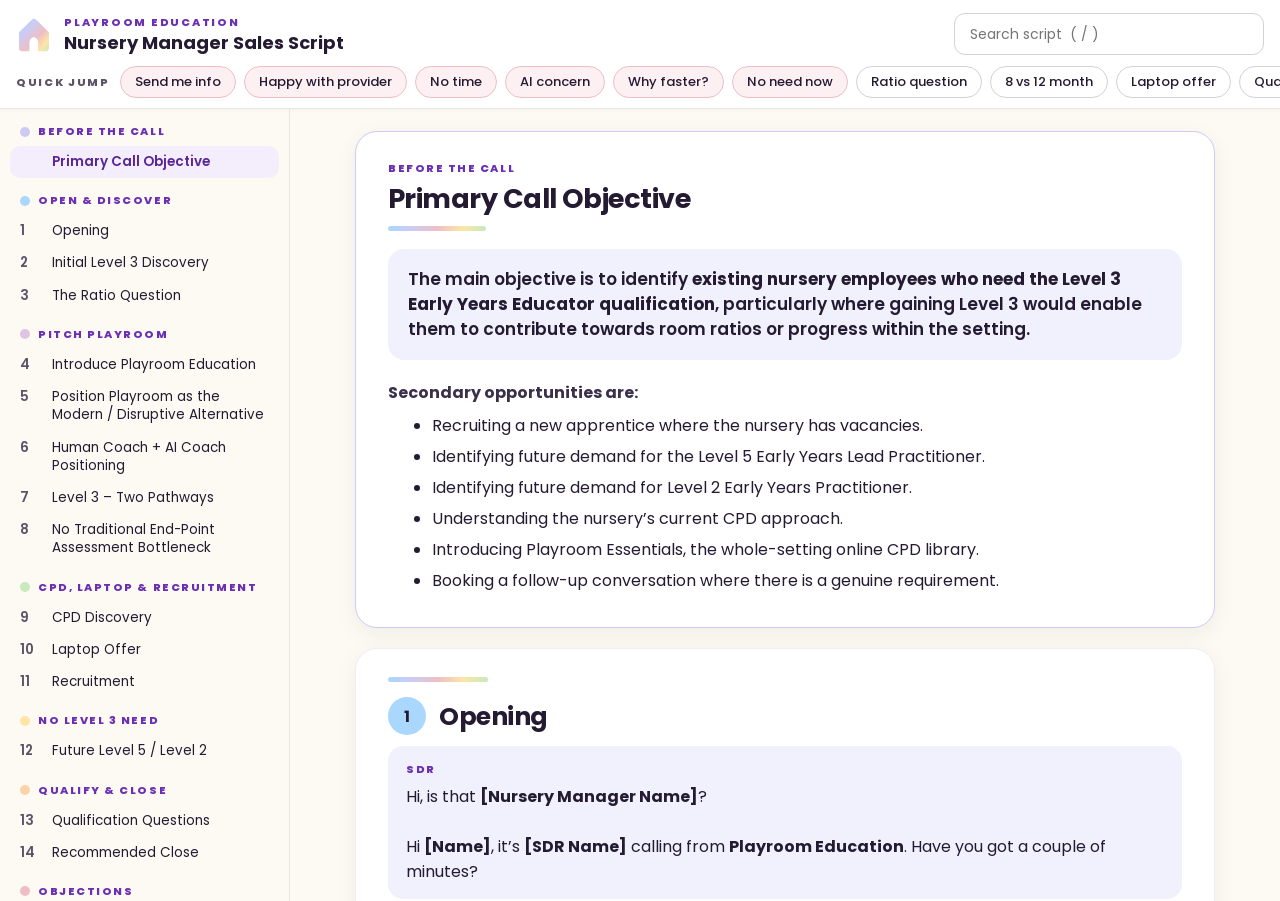
<file: playroom-nursery-manager-sales-script/index.html>
<!doctype html>
<html lang="en">
<head>
<meta charset="utf-8">
<meta name="viewport" content="width=device-width,initial-scale=1">
<title>Playroom Education – Nursery Manager Sales Script</title>
<meta name="description" content="Playroom Education nursery manager apprenticeship sales script.">
<style>
@import url('https://fonts.googleapis.com/css2?family=Poppins:wght@400;500;600;700;800&display=swap');
:root{
  --pastel-sky:#a9d7fe;--pastel-lilac:#cdcbf3;--pastel-mauve:#dec5e5;--pastel-blossom:#edbfc5;--pastel-peach:#fcd3a7;--pastel-lemon:#fee5a5;--pastel-mint:#c7eabf;
  --wash-sky:#eaf4ff;--wash-lilac:#f1f0fd;--wash-mauve:#f7effa;--wash-blossom:#fdf0f2;--wash-peach:#fef4e9;--wash-lemon:#fff9e6;--wash-mint:#eef8ec;
  --ink:#241b33;--ink2:#3b3049;--muted:#5b5468;--purple:#6b2fb3;--purple-dark:#5a2596;--purple-wash:#f4eefc;
  --white:#fff;--cream:#fdfaf3;--grey1:#f4f4f5;--grey2:#e7e6e9;--grey3:#d3d1d8;--pink:#e85c8a;--green:#1e9e63;
}
*{box-sizing:border-box}html{scroll-behavior:smooth}body{margin:0;font-family:Poppins,Arial,sans-serif;color:var(--ink);background:var(--cream);-webkit-font-smoothing:antialiased}
.app-header{position:sticky;top:0;z-index:50;background:#fff;border-bottom:1px solid var(--grey2);box-shadow:0 1px 4px rgba(36,27,51,.04)}
.topline{display:flex;align-items:center;gap:12px;padding:10px 16px 8px;min-height:66px}
.logo-svg{width:36px;height:36px;flex:0 0 auto}.brand-copy{min-width:250px;flex:1}.brand-eyebrow{font-size:11px;font-weight:800;letter-spacing:.16em;text-transform:uppercase;color:var(--purple)}
.brand-title{font-size:18px;font-weight:700;line-height:1.25;margin-top:1px}.searchbox{position:relative;flex:0 1 310px;min-width:210px}
.searchbox input{width:100%;height:42px;border:1px solid var(--grey3);border-radius:11px;padding:0 15px;font:400 14px Poppins,sans-serif;color:var(--ink);outline:none;background:#fff}
.searchbox input:focus{border-color:var(--purple);box-shadow:0 0 0 3px rgba(107,47,179,.16)}
.quickbar{display:flex;align-items:center;gap:8px;padding:0 16px 10px;overflow-x:auto;scrollbar-width:thin}
.quicklabel{font-size:11px;font-weight:800;letter-spacing:.15em;text-transform:uppercase;color:var(--muted);white-space:nowrap;margin-right:2px}
.quickbar a{display:inline-flex;align-items:center;height:32px;padding:0 14px;border-radius:999px;border:1px solid var(--grey3);background:#fff;color:var(--ink);text-decoration:none;font-size:13px;font-weight:500;white-space:nowrap}
.quickbar a.objection{background:var(--wash-blossom);border-color:var(--pastel-blossom)}
.quickbar a:hover{background:var(--purple-wash);border-color:var(--purple);color:var(--purple-dark)}
.layout{height:calc(100vh - 108px);display:grid;grid-template-columns:290px minmax(0,1fr);max-width:none;margin:0;padding:0;gap:0}
aside{position:relative;top:auto;align-self:stretch;background:var(--cream);border:0;border-right:1px solid var(--grey2);border-radius:0;padding:14px 10px;box-shadow:none;max-height:none;overflow-y:auto}
.navgroup{margin-bottom:14px}.navhead{display:flex;align-items:center;gap:8px;padding:0 10px 6px;font-size:11px;font-weight:800;letter-spacing:.14em;text-transform:uppercase;color:var(--purple)}
.dot{width:10px;height:10px;border-radius:50%;display:inline-block}.dot.lilac{background:var(--pastel-lilac)}.dot.sky{background:var(--pastel-sky)}.dot.mauve{background:var(--pastel-mauve)}.dot.mint{background:var(--pastel-mint)}.dot.lemon{background:var(--pastel-lemon)}.dot.peach{background:var(--pastel-peach)}.dot.blossom{background:var(--pastel-blossom)}
aside a{display:flex;align-items:flex-start;gap:10px;text-decoration:none;color:var(--ink);padding:7px 10px;border-radius:10px;font-size:13.5px;font-weight:400;line-height:1.35}
aside a .n{min-width:22px;color:var(--muted);font-weight:600}aside a:hover{background:var(--grey1);color:var(--ink)}aside a.active{background:var(--purple-wash);color:var(--purple-dark);font-weight:600}
main{min-width:0;overflow-y:auto;padding:22px 26px 70px}.main-inner{max-width:860px;margin:0 auto}
.card{background:#fff;border:1px solid #efedf3;border-radius:22px;padding:28px 32px;margin-bottom:20px;box-shadow:0 6px 22px rgba(36,27,51,.06);scroll-margin-top:20px}
.card.hidden{display:none}
.objective{background:#fff;color:var(--ink);border:1px solid var(--pastel-lilac)}
.objective-kicker,.section-kicker{font-size:11px;font-weight:800;letter-spacing:.14em;text-transform:uppercase;color:var(--purple);margin-bottom:5px}
.objective h2{display:block;color:var(--ink);font-size:27px;margin:0 0 10px}.pastel-rule{width:98px;height:5px;border-radius:999px;background:linear-gradient(90deg,var(--pastel-sky),var(--pastel-lilac),var(--pastel-blossom),var(--pastel-lemon),var(--pastel-mint));margin:10px 0 18px}
.objective-callout{background:var(--wash-lilac);border-radius:16px;padding:18px 20px;font-size:17px;font-weight:600;line-height:1.48;margin-bottom:20px}.objective ul{margin:8px 0 0 22px}.objective li{margin:6px 0}
.sec-title{display:flex;align-items:center;gap:13px;margin-bottom:6px}.num{width:38px;height:38px;border-radius:50%;background:var(--pastel-sky);color:var(--ink);display:grid;place-items:center;font-size:16px;font-weight:700;flex:0 0 auto}
h2{margin:0;font-size:25px;line-height:1.25;color:var(--ink);letter-spacing:-.02em}h3{font-size:16px;margin:19px 0 8px;color:var(--ink2)}
.card:not(.objective) .sec-title:after{content:"";display:block;position:absolute}.card:not(.objective)>.section-kicker{margin-left:0}
.card:not(.objective)::before{content:"";display:block;width:100px;height:5px;border-radius:999px;background:linear-gradient(90deg,var(--pastel-sky),var(--pastel-lilac),var(--pastel-blossom),var(--pastel-lemon),var(--pastel-mint));margin-bottom:15px}
.script{background:var(--wash-lilac);border:0;border-radius:15px;padding:15px 18px;margin:11px 0;color:var(--ink);font-size:16px;line-height:1.55}.script .speaker{font-size:11px;text-transform:uppercase;letter-spacing:.14em;font-weight:800;color:var(--purple);margin-bottom:7px}.ask{font-weight:700}
.note{font-size:13px;color:var(--muted);font-style:italic}.pill{display:inline-flex;align-items:center;height:28px;padding:0 10px;border-radius:999px;background:var(--purple-wash);color:var(--purple);border:1px solid var(--pastel-lilac);font-size:11px;font-weight:800;margin:5px 4px 5px 0}.pill.green{background:var(--wash-mint);color:var(--green);border-color:var(--pastel-mint)}.pill.amber{background:var(--wash-lemon);color:#8a6810;border-color:var(--pastel-lemon)}
.grid{display:grid;grid-template-columns:repeat(auto-fit,minmax(220px,1fr));gap:12px}.box{border:1px solid var(--grey2);border-radius:14px;padding:14px;background:#fff}.usp{background:#fff;border-color:var(--pastel-mauve)}
ul{margin:8px 0;padding-left:22px}li{margin:6px 0}.flow{display:flex;gap:8px;flex-wrap:wrap;align-items:center}.flow span{padding:7px 10px;border-radius:999px;background:var(--purple-wash);color:var(--purple);font-size:12px;font-weight:700}.flow b{color:var(--purple)}
.footer{display:none}.no-results{display:none;text-align:center;padding:40px;color:var(--muted)}.no-results.show{display:block}
@media(max-width:900px){.layout{grid-template-columns:240px minmax(0,1fr)}aside a{font-size:12px}.card{padding:24px}}
@media(max-width:760px){.searchbox{display:none}.layout{display:block;height:auto}aside{display:none}main{overflow:visible;padding:16px}.app-header{position:relative}.card{padding:20px}.brand-copy{min-width:0}.quickbar{padding-bottom:8px}}
</style>
</head>
<body>
<header class="app-header">
  <div class="topline">
    <svg class="logo-svg" viewBox="0 0 105 107" aria-label="Playroom Education">
      <defs>
        <linearGradient id="roof" x1="0" y1="0" x2="1" y2="1"><stop offset="0" stop-color="#a9d7fe"/><stop offset=".32" stop-color="#cdcbf3"/><stop offset=".6" stop-color="#edbfc5"/><stop offset=".82" stop-color="#fee5a5"/><stop offset="1" stop-color="#c7eabf"/></linearGradient>
      </defs>
      <path d="M8 48L46 11c4-4 9-4 13 0l38 37v47c0 6-4 10-10 10H65V81c0-11-6-18-13-18S39 70 39 81v24H18c-6 0-10-4-10-10z" fill="url(#roof)"/>
    </svg>
    <div class="brand-copy"><div class="brand-eyebrow">Playroom Education</div><div class="brand-title">Nursery Manager Sales Script</div></div>
    <div class="searchbox"><input id="scriptSearch" type="search" placeholder="Search script  ( / )" aria-label="Search script"></div>
  </div>
  <div class="quickbar">
    <span class="quicklabel">Quick jump</span>
    <a class="objection" href="#close">Send me info</a>
    <a class="objection" href="#objections">Happy with provider</a>
    <a class="objection" href="#objections">No time</a>
    <a class="objection" href="#objections">AI concern</a>
    <a class="objection" href="#objections">Why faster?</a>
    <a class="objection" href="#objections">No need now</a>
    <a href="#ratio">Ratio question</a>
    <a href="#pathways">8 vs 12 month</a>
    <a href="#laptop">Laptop offer</a>
    <a href="#qualify">Qualify</a>
    <a href="#close">Book call</a>
  </div>
</header>

<div class="layout">
<aside>
  <div class="navgroup"><div class="navhead"><span class="dot lilac"></span>Before the call</div><a class="active" href="#objective"><span class="n"></span><span>Primary Call Objective</span></a></div>
  <div class="navgroup"><div class="navhead"><span class="dot sky"></span>Open &amp; discover</div><a href="#opening"><span class="n">1</span><span>Opening</span></a><a href="#l3"><span class="n">2</span><span>Initial Level 3 Discovery</span></a><a href="#ratio"><span class="n">3</span><span>The Ratio Question</span></a></div>
  <div class="navgroup"><div class="navhead"><span class="dot mauve"></span>Pitch Playroom</div><a href="#playroom"><span class="n">4</span><span>Introduce Playroom Education</span></a><a href="#modern"><span class="n">5</span><span>Position Playroom as the Modern / Disruptive Alternative</span></a><a href="#ai"><span class="n">6</span><span>Human Coach + AI Coach Positioning</span></a><a href="#pathways"><span class="n">7</span><span>Level 3 – Two Pathways</span></a><a href="#epa"><span class="n">8</span><span>No Traditional End-Point Assessment Bottleneck</span></a></div>
  <div class="navgroup"><div class="navhead"><span class="dot mint"></span>CPD, laptop &amp; recruitment</div><a href="#cpd"><span class="n">9</span><span>CPD Discovery</span></a><a href="#laptop"><span class="n">10</span><span>Laptop Offer</span></a><a href="#recruitment"><span class="n">11</span><span>Recruitment</span></a></div>
  <div class="navgroup"><div class="navhead"><span class="dot lemon"></span>No Level 3 need</div><a href="#future"><span class="n">12</span><span>Future Level 5 / Level 2</span></a></div>
  <div class="navgroup"><div class="navhead"><span class="dot peach"></span>Qualify &amp; close</div><a href="#qualify"><span class="n">13</span><span>Qualification Questions</span></a><a href="#close"><span class="n">14</span><span>Recommended Close</span></a></div>
  <div class="navgroup"><div class="navhead"><span class="dot blossom"></span>Objections</div><a href="#objections"><span class="n">15</span><span>Common Objections</span></a></div>
</aside>

<main><div class="main-inner"><div id="noResults" class="no-results">No sections match your search.</div>
<section class="card objective" id="objective">
  <div class="objective-kicker">Before the call</div>
  <h2>Primary Call Objective</h2>
  <div class="pastel-rule"></div>
  <div class="objective-callout">The main objective is to identify <strong>existing nursery employees who need the Level 3 Early Years Educator qualification</strong>, particularly where gaining Level 3 would enable them to contribute towards room ratios or progress within the setting.</div>
  <h3>Secondary opportunities are:</h3>
  <ul>
    <li>Recruiting a new apprentice where the nursery has vacancies.</li>
    <li>Identifying future demand for the Level 5 Early Years Lead Practitioner.</li>
    <li>Identifying future demand for Level 2 Early Years Practitioner.</li>
    <li>Understanding the nursery’s current CPD approach.</li>
    <li>Introducing Playroom Essentials, the whole-setting online CPD library.</li>
    <li>Booking a follow-up conversation where there is a genuine requirement.</li>
  </ul>
</section>

<section class="card" id="opening"><div class="sec-title"><span class="num">1</span><h2>Opening</h2></div>
<div class="script"><div class="speaker">SDR</div>Hi, is that <strong>[Nursery Manager Name]</strong>?<br><br>Hi <strong>[Name]</strong>, it’s <strong>[SDR Name]</strong> calling from <strong>Playroom Education</strong>. Have you got a couple of minutes?</div>
<div class="script">We specialise specifically in apprenticeship and professional development training for early years settings.<br><br>We’re a little different to a lot of traditional early years training providers because our model is built around the reality of running a nursery — where rotas change, people get pulled into ratio, and staff can’t always disappear into a classroom at exactly the same time every week.<br><br><span class="ask">I just wanted to ask you a couple of questions about your team and see whether anything we’re doing could potentially help.</span></div>
</section>

<section class="card" id="l3"><div class="sec-title"><span class="num">2</span><h2>Initial Level 3 Discovery</h2></div>
<div class="script"><div class="speaker">SDR</div><span class="ask">How are you currently looking from a staffing and qualification perspective?</span><br><br>Do you have anybody working within the nursery at the moment who <strong>isn’t yet Level 3 qualified</strong>, but who you would ideally like to develop to that level?</div>
<h3>Follow-up questions</h3><ul><li>Have you got Level 2-qualified practitioners you’re looking to progress?</li><li>Experienced staff doing the job but not yet holding Level 3?</li><li>Employees who cannot currently contribute to ratios in the way you would ideally like?</li><li>People you would give more responsibility to if their qualification level allowed it?</li><li>Any members of staff you’re especially keen to retain and develop?</li></ul>
</section>

<section class="card" id="ratio"><div class="sec-title"><span class="num">3</span><h2>The Ratio Question</h2></div>
<div class="script"><div class="speaker">SDR</div>One thing we hear from nursery managers quite regularly is that they have good employees already working in the setting, but because they’re not yet appropriately qualified, they can’t contribute towards the room in quite the same way.<br><br><span class="ask">Do you currently have anybody where gaining their Level 3 would make a difference to your staffing or ratio position?</span></div>
<span class="pill green">IF YES</span>
<div class="script">That’s exactly the type of situation we’re looking to help with.<br><br>Rather than having to go out and recruit another Level 3-qualified member of staff, you can potentially develop somebody you already have — someone who already knows your setting, children, team and processes.<br><br><span class="ask">How many people would you say could potentially fit into that category?</span></div>
</section>

<section class="card usp" id="playroom"><div class="sec-title"><span class="num">4</span><h2>Introduce Playroom Education</h2></div>
<div class="script"><div class="speaker">SDR</div>The reason I’m asking is that <strong>Playroom Education delivers the Level 3 Early Years Educator apprenticeship</strong>, but we’ve built the programme quite differently from the traditional model.<br><br>We’re part of <strong>Velocity Education Group</strong>, and our sister organisation Velocity Academy specialises heavily in technology and AI training. We’ve taken a lot of that experience and applied it to early years education.<br><br>So rather than early years training feeling like it was designed ten years ago, we’re trying to make it work much more like modern digital learning.</div>
</section>

<section class="card" id="modern"><div class="sec-title"><span class="num">5</span><h2>Position Playroom as the Modern Alternative</h2></div>
<div class="script"><div class="speaker">SDR</div>The biggest challenge we hear from nursery managers isn’t normally that they don’t want to train their staff. It’s that the traditional training model doesn’t always fit nursery life.<br><br>You might have somebody booked onto a class, then two members of staff ring in sick and suddenly that learner is needed in ratio. With a very traditional provider, they’ve missed the session and are immediately trying to catch up.<br><br><strong>We’ve built Playroom around that problem.</strong></div>
<div class="script">There is still <strong>live structured teaching</strong>, and every apprentice gets a <strong>real human coach</strong> supporting them throughout the programme.<br><br>Alongside that, learners get <strong>24/7 access to online learning covering the programme content</strong>, so if nursery life gets in the way, their learning doesn’t simply stop.</div>
</section>

<section class="card usp" id="ai"><div class="sec-title"><span class="num">6</span><h2>Human Coach + AI Coach</h2></div>
<div class="script"><div class="speaker">SDR</div>Every Playroom apprentice gets their own <strong>human coach</strong>. We’re certainly not replacing trainers with AI.<br><br>They’ve got a real person who knows them, understands their development and supports them throughout the apprenticeship.<br><br>What we’ve done differently is give them an <strong>AI coach alongside their human coach</strong>.</div>
<div class="script">Imagine one of your practitioners is completing some learning at 8 o’clock in the evening and doesn’t quite understand a topic. Traditionally, they either guess, stop working or wait until the next tutor session.<br><br>With Playroom they can ask the AI coach there and then: <strong>“Can you explain that differently?” “Can you give me an example from a nursery?” “Can you test my understanding?” “What should I look at next?”</strong><br><br>The human coach still provides genuine coaching, assessment, feedback and support — the AI simply means the learner is never left stuck between interactions.</div>
</section>

<section class="card" id="pathways"><div class="sec-title"><span class="num">7</span><h2>Level 3 – Two Pathways</h2></div>
<div class="grid">
<div class="box"><h3>Fast Track – 8 Months</h3><p>For learners with stronger prior experience and an appropriate starting point.</p><ul><li>Relevant nursery experience</li><li>May already hold Level 2</li><li>Paediatric first aid already in place</li><li>No functional-skills delivery requirement</li></ul><div class="script"><span class="ask">Do you have anybody in your team who sounds like they could fit that profile?</span></div></div>
<div class="box"><h3>Traditional Pathway – 12 Months</h3><p>More suitable where the learner needs additional development time.</p><ul><li>Functional-skills support may be required</li><li>Paediatric first aid not yet held</li><li>Less experience in early years</li><li>No Level 2 or limited prior experience</li></ul></div>
</div>
<div class="script">We don’t treat every learner as if they’re starting from exactly the same point. The aim is to place them on the pathway that is appropriate to their actual experience and starting point.</div>
</section>

<section class="card" id="epa"><div class="sec-title"><span class="num">8</span><h2>Assessment Without the Traditional EPA Bottleneck</h2></div>
<div class="script"><div class="speaker">SDR</div>We deliver the newer version of the apprenticeship standard, so there isn’t the same traditional end-point assessment bottleneck where somebody completes all their learning and then faces one large final assessment event.<br><br>Assessment activity is completed throughout the programme, so competence is being built and demonstrated as the learner progresses rather than everything resting on one major hurdle at the end.</div>
</section>

<section class="card" id="cpd"><div class="sec-title"><span class="num">9</span><h2>CPD Discovery & Playroom Essentials</h2></div>
<div class="script"><div class="speaker">SDR</div><span class="ask">Can I ask how you’re currently managing CPD for the wider nursery team?</span><br><br>For example safeguarding, SEND, child development, health and safety, behaviour, wellbeing, leadership or general early-years development. Are you using an online CPD provider, doing it internally, or a mixture?</div>
<div class="script">That’s another area where Playroom works differently. When you enrol an apprentice with Playroom Education, it isn’t only that individual who benefits.<br><br><strong>Your wider nursery team can also receive access to our Playroom Essentials online CPD library.</strong><br><br>So if you have 20 staff but only two apprentices, those two receive the apprenticeship training, human coaching and AI support, while the wider team can still benefit from online CPD.</div>
</section>

<section class="card" id="laptop"><div class="sec-title"><span class="num">10</span><h2>Laptop Offer</h2></div>
<div class="script"><div class="speaker">SDR</div>If you enrol <strong>two or more apprentices</strong>, we’re currently providing the nursery with a <strong>laptop</strong> to support the training.<br><br>The reason is practical: nurseries often only have one or two office computers. If several employees are completing online training, equipment access can become a problem.<br><br>The nursery keeps the laptop provided the apprentice completes their programme.</div>
</section>

<section class="card" id="recruitment"><div class="sec-title"><span class="num">11</span><h2>Recruitment Route</h2></div>
<div class="script"><div class="speaker">SDR</div>The other thing we can help with is <strong>apprenticeship recruitment</strong>.<br><br><span class="ask">Are you currently looking to add any additional practitioners to the nursery?</span></div>
<span class="pill green">IF YES</span><div class="script">We can help identify candidates for the vacancy and then deliver their apprenticeship training once they’re employed.<br><br><span class="ask">Are you recruiting currently, or do you expect there to be a requirement over the next few months?</span></div>
</section>

<section class="card" id="future"><div class="sec-title"><span class="num">12</span><h2>No Level 3 Need? Explore Future L5 / L2 Demand</h2></div>
<div class="script"><div class="speaker">SDR</div>That’s actually a good position to be in. Just so I understand what your future development might look like, do you have practitioners who have already completed Level 3 and are now progressing towards becoming <strong>room leaders, senior practitioners or taking on more leadership responsibility?</strong></div>
<h3>Level 5 Early Years Lead Practitioner</h3><div class="script">We’re currently taking details of settings with future demand for the <strong>Level 5 Early Years Lead Practitioner</strong> programme — particularly for Level 3 practitioners progressing into room leadership, senior practice, mentoring, leading practice or greater quality responsibility.<br><br><span class="ask">Do you have anybody who could potentially be suitable for that progression?</span></div>
<h3>Level 2 Early Years Practitioner</h3><div class="script">We’re also building our future pipeline for the <strong>Level 2 Early Years Practitioner</strong> programme. We don’t deliver it just yet, but we’re taking names of nurseries that have potential demand.<br><br><span class="ask">Would Level 2 be useful within your setting for staff who are new to early years and not yet ready to go straight onto Level 3?</span></div>
</section>

<section class="card" id="qualify"><div class="sec-title"><span class="num">13</span><h2>Qualification Questions</h2></div>
<div class="grid"><div class="box"><h3>Employee</h3><ul><li>How many staff could potentially enrol?</li><li>Current qualification level?</li><li>How long in early years?</li><li>Paediatric first aid held?</li><li>English/maths support required?</li><li>Current role?</li><li>Desired progression role?</li></ul></div>
<div class="box"><h3>Employer</h3><ul><li>Who makes the final training decision?</li><li>Who manages staff development?</li><li>Part of a nursery group?</li><li>How many settings?</li><li>Similar needs elsewhere?</li><li>Ideal start timeframe?</li></ul></div></div>
</section>

<section class="card" id="close"><div class="sec-title"><span class="num">14</span><h2>Recommended Close</h2></div>
<div class="script"><div class="speaker">SDR</div>Based on what you’ve told me, it sounds like there could definitely be something worth exploring.<br><br>Rather than me trying to cover every detail over the phone now, what would probably make most sense is arranging a short conversation with one of our <strong>Playroom Education Partnership Managers</strong>.<br><br>They can look at the individuals you’ve got in mind, identify whether the <strong>8-month or 12-month pathway</strong> is most appropriate, explain the funding and take you through exactly how the programme works.<br><br><span class="ask">Would you be happy for me to arrange that?</span></div>
<span class="pill green">IF YES</span><div class="script">Would <strong>[DATE/TIME 1]</strong> or <strong>[DATE/TIME 2]</strong> suit you better?</div>
<h3>If they ask for information first</h3><div class="script">Absolutely. Just so I send you the most relevant information, is it mainly the <strong>Level 3 fast-track route, standard Level 3 route, recruitment service, CPD offer — or potentially all of those?</strong><br><br>I’ll send that across. I’d also suggest putting a short follow-up call in the diary once you’ve had a chance to look through it. Would <strong>[DATE/TIME 1]</strong> or <strong>[DATE/TIME 2]</strong> work better?</div>
</section>

<section class="card" id="objections"><div class="sec-title"><span class="num">15</span><h2>Common Objections</h2></div>
<h3>“We’re happy with our current provider.”</h3><div class="script">Completely understandable. We’re not necessarily trying to move a nursery away from something that’s working.<br><br>Out of interest, what do you particularly like about your current provider?<br><br>The reason I ask is that those are exactly the areas we’ve tried to rethink with Playroom — 8 and 12-month routes, human coaching alongside the AI coach, 24/7 online learning, whole-setting CPD access and the newer assessment model without the traditional EPA bottleneck.<br><br><span class="ask">Even if you keep your current provider for some provision, would you be open to comparing what we do for your next Level 3 requirement?</span></div>

<h3>“Our staff don’t have time.”</h3><div class="script">That’s probably the most common concern we hear from nursery managers — and it’s one of the reasons Playroom was built the way it is.<br><br>Learners still have structured live teaching and their human coach, but they also have 24/7 access to online learning. If they’re working independently and get stuck, the AI coach is there to support them.<br><br><strong>The training is designed to work around nursery life rather than pretending nursery life doesn’t happen.</strong></div>

<h3>“I’m not sure I want AI teaching my staff.”</h3><div class="script">The important distinction is that <strong>AI does not replace the trainer or coach</strong>. Every apprentice has a real human coach.<br><br>The AI is an additional support tool — more like an assistant between sessions. The learner is still being taught, supported and assessed by real people.</div>

<h3>“Why can you complete it faster?”</h3><div class="script">Because we assess the learner’s actual starting point. Someone with strong early-years experience, Level 2, paediatric first aid and no functional-skills requirement shouldn’t necessarily be treated exactly the same as somebody completely new to the sector.<br><br>It isn’t about cutting corners. It’s about <strong>not artificially extending training where the learner is capable of progressing faster.</strong></div>

<h3>“We don’t need anything right now.”</h3><div class="script">No problem. Before I let you go, there are three things we’re planning ahead for: <strong>Level 5 Early Years Lead Practitioner, Level 2 Early Years Practitioner and wider staff CPD.</strong><br><br>Do you think any of those could become relevant to your setting over the next 6–12 months?</div>
</section>

<section class="card usp"><h2>Core Playroom Positioning</h2>
<div class="script"><strong>“Playroom Education has taken the traditional early years apprenticeship model and rebuilt it around how a modern nursery actually operates.”</strong></div>
<p>The message is not that online training or AI replaces people. The message is:</p>
<div class="flow"><span>Real Human Coach</span><b>+</b><span>24/7 Digital Learning</span><b>+</b><span>AI Coach</span><b>+</b><span>8 / 12 Month Routes</span><b>+</b><span>No Traditional EPA Bottleneck</span><b>+</b><span>Whole-Setting CPD</span></div>
<div class="script" style="margin-top:16px"><strong>Strongest commercial question:</strong><br>“Who have you already got working in the nursery that you’d like to be able to do more?”</div>
</section>
</div></main></div>

<div class="footer"><div class="footer-in"><strong>Playroom Education · Nursery Manager Sales Script</strong><br>Public GitHub Pages version for browser and iframe use.</div></div>
<script>
(function(){
  const input=document.getElementById('scriptSearch');
  const cards=[...document.querySelectorAll('main .card')];
  const navLinks=[...document.querySelectorAll('aside a')];

  function search(q){
    q=(q||'').trim().toLowerCase();
    let shown=0;
    cards.forEach(card=>{
      const ok=!q || card.innerText.toLowerCase().includes(q);
      card.classList.toggle('hidden',!ok);
      if(ok) shown++;
    });
    const nr=document.getElementById('noResults');
    if(nr) nr.classList.toggle('show',shown===0);
  }

  if(input){
    input.addEventListener('input',e=>search(e.target.value));
    input.addEventListener('keydown',e=>{
      if(e.key==='Escape'){input.value='';search('');input.blur();}
      if(e.key==='Enter'){
        const first=cards.find(x=>!x.classList.contains('hidden'));
        if(first) first.scrollIntoView({behavior:'smooth',block:'start'});
      }
    });
  }
  window.addEventListener('keydown',e=>{
    const tag=(e.target.tagName||'').toLowerCase();
    if(e.key==='/' && tag!=='input' && tag!=='textarea'){e.preventDefault();input&&input.focus();}
  });
  navLinks.forEach(a=>a.addEventListener('click',()=>{
    navLinks.forEach(x=>x.classList.remove('active'));a.classList.add('active');
  }));
})();
</script></body></html>
</file>
